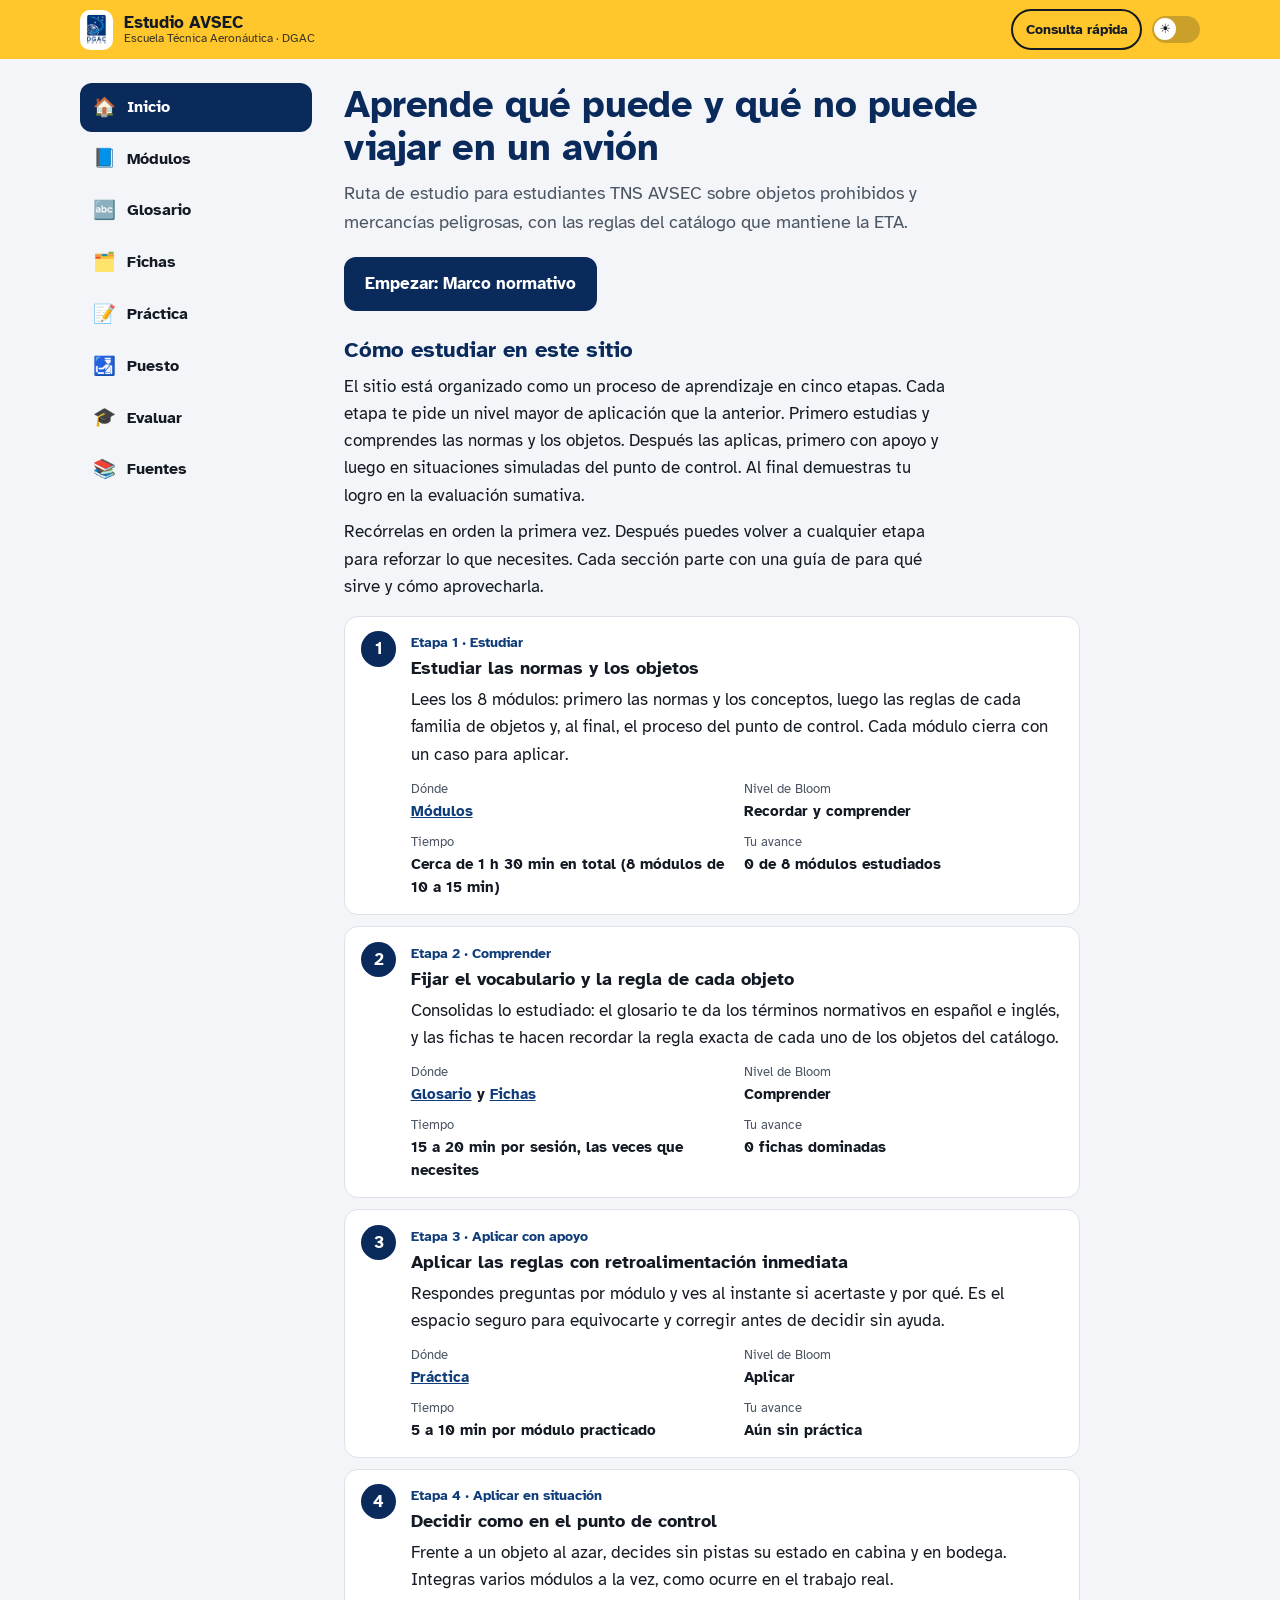
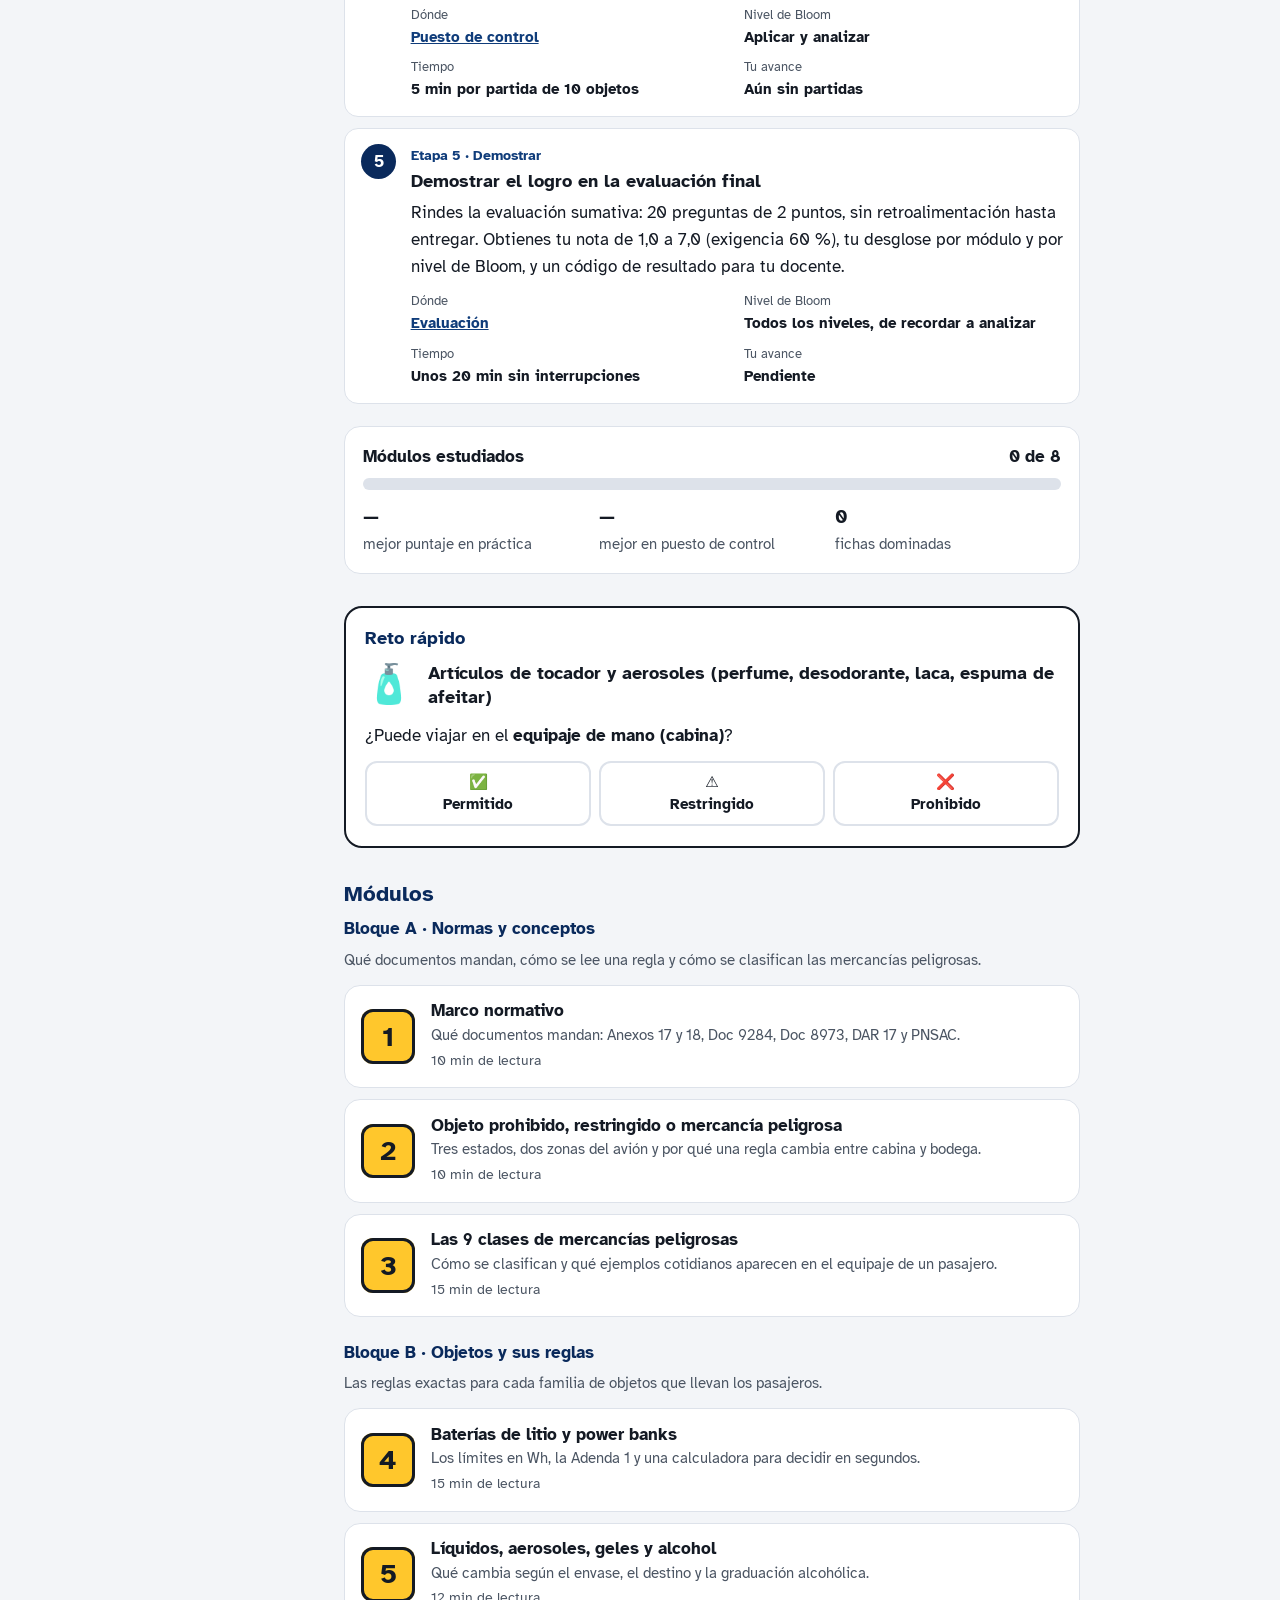
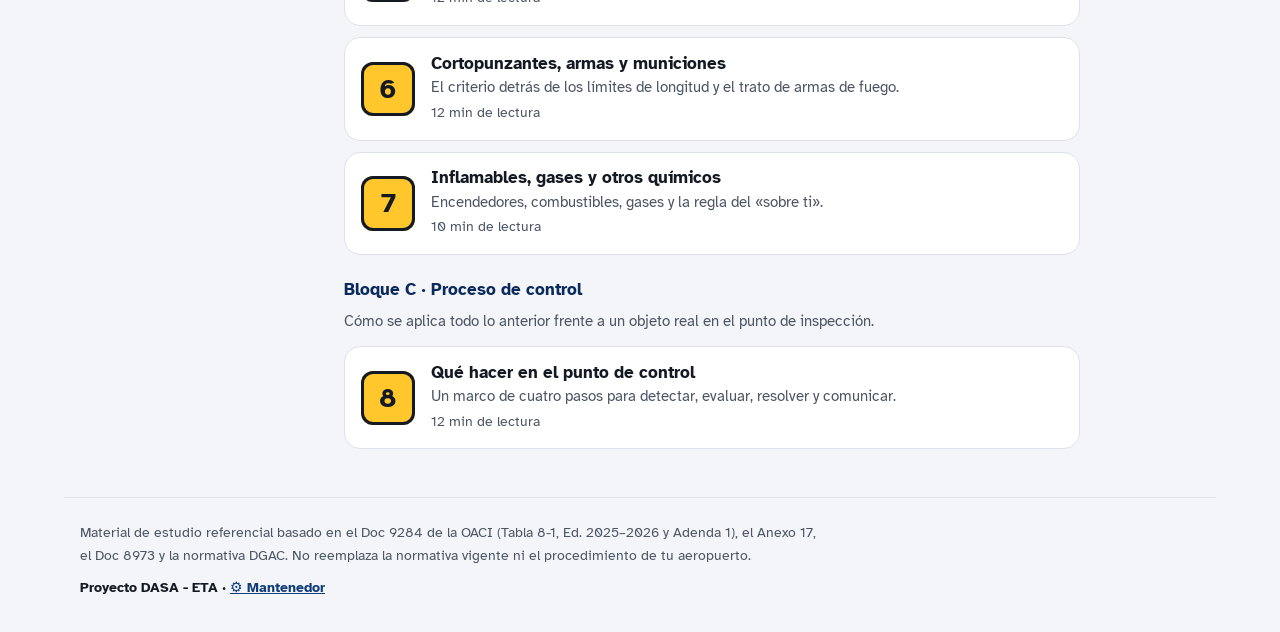
<file: index.html>
<!DOCTYPE html>
<html lang="es-CL">
<head>
  <meta charset="UTF-8">
  <meta name="viewport" content="width=device-width, initial-scale=1, viewport-fit=cover">
  <title>Estudio AVSEC · Objetos prohibidos y mercancías peligrosas</title>
  <meta name="description" content="Sitio de estudio para estudiantes TNS AVSEC: módulos, práctica, puesto de control simulado, fichas y glosario sobre objetos prohibidos y mercancías peligrosas.">
  <meta name="theme-color" content="#FFC72C">
  <meta name="apple-mobile-web-app-capable" content="yes">
  <meta name="mobile-web-app-capable" content="yes">
  <meta name="apple-mobile-web-app-title" content="Estudio AVSEC">
  <link rel="manifest" href="./manifest.json">
  <link rel="icon" href="./icon.svg" type="image/svg+xml">

  <script>
    (function () {
      try {
        var t = localStorage.getItem('tema');
        var oscuro = t === 'oscuro' || (!t && window.matchMedia('(prefers-color-scheme: dark)').matches);
        if (oscuro) document.documentElement.classList.add('dark');
      } catch (e) {}
    })();
  </script>

  <link rel="preconnect" href="https://fonts.googleapis.com">
  <link rel="preconnect" href="https://fonts.gstatic.com" crossorigin>
  <link href="https://fonts.googleapis.com/css2?family=Atkinson+Hyperlegible:ital,wght@0,400;0,700;1,400&display=swap" rel="stylesheet">
  <link rel="stylesheet" href="./estudio.css">
</head>
<body>
  <a href="#contenido" class="saltar">Saltar al contenido</a>

  <header class="barra">
    <div class="barra-in">
      <a href="#/" class="marca" aria-label="Estudio AVSEC, ir al inicio">
        <img src="./logo.png" alt="" class="logo-dgac" onerror="this.hidden=true">
        <span class="marca-texto">Estudio AVSEC<small>Escuela Técnica Aeronáutica · DGAC</small></span>
      </a>
      <div class="barra-acciones">
        <a href="./consulta.html" class="btn-barra">Consulta rápida</a>
        <button id="toggleTema" type="button" class="tema-toggle" role="switch" aria-checked="false" aria-label="Modo oscuro">
          <span class="tema-pista" aria-hidden="true"><span class="tema-perilla" id="temaPerilla">☀️</span></span>
        </button>
      </div>
    </div>
  </header>

  <div class="marco">
    <nav class="nav" id="nav" aria-label="Secciones del sitio"></nav>
    <main id="contenido" tabindex="-1"></main>
  </div>

  <footer class="pie">
    <p>Material de estudio referencial basado en el Doc 9284 de la OACI (Tabla 8-1, Ed. 2025–2026 y Adenda 1), el Anexo 17, el Doc 8973 y la normativa DGAC. No reemplaza la normativa vigente ni el procedimiento de tu aeropuerto.</p>
    <p class="pie-firma">Proyecto DASA - ETA · <a href="./admin.html">⚙️ Mantenedor</a></p>
  </footer>

  <script src="./contenido.js"></script>
  <script src="./estudio.js"></script>
</body>
</html>
</file>
<file: estudio.css>
/* =========================================================
   Estudio AVSEC · Estilos
   Concepto: señalética aeroportuaria aplicada a un cuaderno de estudio.
   La placa amarilla con número (como las de las puertas de embarque)
   identifica cada módulo. El resto es sobrio y legible.
   ========================================================= */

:root {
  --senal: #FFC72C;
  --azul: #0A2A5C;
  --azul-medio: #0F3C7A;
  --azul-claro: #9CC2FF;
  --tinta: #141A24;
  --papel: #F3F5F8;
  --superficie: #FFFFFF;
  --borde: #DDE2EA;
  --suave: #4B5563;
  --ok: #157A43;   --ok-bg: #E3F4EA;
  --no: #B8283F;   --no-bg: #FBE6E9;
  --warn: #8A5A00; --warn-bg: #FFF2D1;
  --foco: #1D4ED8;
  --titulo: var(--azul);
  --barra-bg: var(--senal);
  --barra-tx: var(--tinta);
  --nav-h: 4.1rem;
}

html.dark {
  --papel: #1B2330;
  --superficie: #262F3D;
  --borde: #344052;
  --suave: #A7B0BE;
  --tinta: #E8ECF2;
  --titulo: var(--senal);
  --ok: #6DDC9C;   --ok-bg: rgba(46,160,96,.16);
  --no: #FF8A9A;   --no-bg: rgba(209,52,75,.18);
  --warn: #FFD36B; --warn-bg: rgba(255,199,44,.13);
  --foco: var(--azul-claro);
  --barra-bg: #232C3A;
  --barra-tx: #E8ECF2;
  color-scheme: dark;
}

* { box-sizing: border-box; }

html {
  -webkit-text-size-adjust: 100%;
  -webkit-tap-highlight-color: transparent;
  scroll-padding-top: 5rem;
}

body {
  margin: 0;
  font-family: "Atkinson Hyperlegible", system-ui, -apple-system, "Segoe UI", Roboto, sans-serif;
  font-size: 1.0625rem;
  line-height: 1.6;
  background: var(--papel);
  color: var(--tinta);
  min-height: 100vh;
  display: flex;
  flex-direction: column;
}

h1, h2, h3, p, ul, ol { margin: 0; }
button { font: inherit; color: inherit; }
a { color: var(--azul-medio); }
html.dark a { color: var(--azul-claro); }

:focus-visible { outline: 3px solid var(--foco); outline-offset: 2px; border-radius: 6px; }

.saltar { position: absolute; left: -9999px; top: .5rem; z-index: 60; background: var(--azul); color: #fff; padding: .6rem 1rem; border-radius: 10px; font-weight: 700; }
.saltar:focus { left: .75rem; }
.sr-only { position: absolute; width: 1px; height: 1px; overflow: hidden; clip: rect(0 0 0 0); white-space: nowrap; }

/* ---------- Barra superior ---------- */
.barra { background: var(--barra-bg); color: var(--barra-tx); position: sticky; top: 0; z-index: 30; padding-top: env(safe-area-inset-top, 0); }
.barra-in { max-width: 72rem; margin: 0 auto; padding: .55rem 1rem; display: flex; align-items: center; justify-content: space-between; gap: .75rem; }
.marca { display: flex; align-items: center; gap: .65rem; text-decoration: none; color: inherit !important; min-width: 0; }
.logo-dgac { height: 2.5rem; width: auto; max-width: 6.5rem; object-fit: contain; padding: .25rem .4rem; background: #fff; border-radius: 10px; flex: none; }
.marca-texto { display: flex; flex-direction: column; font-weight: 700; line-height: 1.15; font-size: 1.05rem; min-width: 0; }
.marca-texto small { font-weight: 400; font-size: .75rem; opacity: .85; white-space: nowrap; overflow: hidden; text-overflow: ellipsis; }
.barra-acciones { display: flex; align-items: center; gap: .6rem; flex: none; }
.btn-barra { text-decoration: none; font-weight: 700; font-size: .9rem; padding: .45rem .8rem; border-radius: 999px; border: 2px solid currentColor; color: inherit !important; white-space: nowrap; }
.btn-barra:hover { background: rgba(10,42,92,.12); }
html.dark .btn-barra:hover { background: rgba(255,255,255,.1); }

.tema-toggle { background: none; border: 0; padding: 0; cursor: pointer; }
.tema-pista { display: block; width: 3rem; height: 1.7rem; border-radius: 999px; background: rgba(20,26,36,.22); position: relative; }
html.dark .tema-pista { background: rgba(255,255,255,.2); }
.tema-perilla { position: absolute; top: 2px; left: 2px; width: 1.4rem; height: 1.4rem; border-radius: 50%; background: #fff; display: grid; place-items: center; font-size: .8rem; transition: transform .2s; }
html.dark .tema-perilla { transform: translateX(1.3rem); }

/* ---------- Marco, navegación, contenido ---------- */
.marco { flex: 1; width: 100%; max-width: 72rem; margin: 0 auto; display: grid; grid-template-columns: 14.5rem minmax(0, 1fr); gap: 2rem; padding: 1.5rem 1rem 3rem; align-items: start; }
main { outline: none; min-width: 0; max-width: 46rem; }

.nav { position: sticky; top: 5.2rem; display: flex; flex-direction: column; gap: .2rem; }
.nav a { display: flex; align-items: center; gap: .65rem; padding: .6rem .8rem; border-radius: 12px; text-decoration: none; color: var(--tinta) !important; font-weight: 700; font-size: .98rem; }
.nav a .ico { width: 1.5rem; text-align: center; font-size: 1.15rem; }
.nav a:hover { background: var(--superficie); }
.nav a[aria-current="page"] { background: var(--azul); color: #fff !important; }
html.dark .nav a[aria-current="page"] { background: var(--senal); color: var(--tinta) !important; }
.nav-sep { height: 1px; background: var(--borde); margin: .5rem .4rem; }

@media (max-width: 900px) {
  .marco { grid-template-columns: 1fr; padding-bottom: 6rem; }
  .nav { position: fixed; z-index: 40; left: 0; right: 0; bottom: 0; top: auto; flex-direction: row; justify-content: space-around; gap: 0; padding: .3rem .25rem calc(.3rem + env(safe-area-inset-bottom, 0)); background: var(--superficie); border-top: 1px solid var(--borde); }
  .nav a { flex-direction: column; gap: 0; padding: .35rem .2rem; font-size: .72rem; flex: 1; text-align: center; border-radius: 10px; line-height: 1.2; }
  .nav a .ico { font-size: 1.3rem; }
  .nav-sep, .nav a.solo-escritorio { display: none; }
  .btn-barra { display: none; }
}
@media (max-width: 420px) { .marca-texto small { display: none; } }

/* ---------- Tipografía de contenido ---------- */
h1 { font-size: clamp(1.7rem, 4.5vw, 2.35rem); line-height: 1.15; color: var(--titulo); font-weight: 700; letter-spacing: -.01em; }
h2 { font-size: 1.35rem; line-height: 1.25; color: var(--titulo); font-weight: 700; margin-top: 2rem; margin-bottom: .6rem; }
h3 { font-size: 1.1rem; font-weight: 700; margin-bottom: .3rem; }
.lead { font-size: 1.15rem; color: var(--suave); margin-top: .6rem; max-width: 38rem; }
main p + p, main p + ul, main ul + p { margin-top: .8rem; }
main ul { padding-left: 1.2rem; }
main li { margin-top: .4rem; }
main li::marker { color: var(--azul-medio); }
html.dark main li::marker { color: var(--senal); }
.texto { max-width: 38rem; }

/* ---------- Botones ---------- */
.btn { display: inline-flex; align-items: center; justify-content: center; gap: .5rem; padding: .7rem 1.2rem; border-radius: 12px; border: 2px solid var(--azul); background: var(--superficie); color: var(--azul) !important; font-weight: 700; cursor: pointer; text-decoration: none; min-height: 2.9rem; }
.btn:hover { background: var(--papel); }
.btn-primario { background: var(--azul); color: #fff !important; }
.btn-primario:hover { background: var(--azul-medio); }
html.dark .btn { border-color: var(--senal); color: var(--senal) !important; }
html.dark .btn-primario { background: var(--senal); color: var(--tinta) !important; }
html.dark .btn-primario:hover { background: #ffd35a; }
.btn[disabled] { opacity: .5; cursor: not-allowed; }
.fila-btn { display: flex; flex-wrap: wrap; gap: .6rem; margin-top: 1.2rem; }

/* ---------- Placa de módulo (señal de puerta) ---------- */
.placa { flex: none; width: 3.4rem; height: 3.4rem; border-radius: 12px; background: var(--senal); color: var(--tinta); display: grid; place-items: center; font-weight: 700; font-size: 1.75rem; line-height: 1; box-shadow: inset 0 0 0 3px var(--tinta); }
.placa-grande { width: 4.6rem; height: 4.6rem; font-size: 2.4rem; border-radius: 16px; }

/* ---------- Inicio ---------- */
.portada { padding-bottom: .5rem; }
.progreso-global { margin-top: 1.4rem; background: var(--superficie); border: 1px solid var(--borde); border-radius: 16px; padding: 1rem 1.1rem; }
.progreso-global .fila { display: flex; justify-content: space-between; gap: 1rem; font-weight: 700; }
.barra-prog { height: .7rem; background: var(--borde); border-radius: 999px; overflow: hidden; margin-top: .5rem; }
.barra-prog > i { display: block; height: 100%; background: var(--ok); border-radius: 999px; transition: width .3s; }
.stats { display: grid; grid-template-columns: repeat(3, 1fr); gap: .6rem; margin-top: .8rem; font-size: .92rem; color: var(--suave); }
.stats strong { display: block; color: var(--tinta); font-size: 1.2rem; }

.reto { margin-top: 1.5rem; background: var(--superficie); border: 2px solid var(--tinta); border-radius: 18px; padding: 1.2rem; }
html.dark .reto { border-color: var(--senal); }
.reto h2 { margin-top: 0; font-size: 1.1rem; }
.reto-objeto { display: flex; align-items: center; gap: .9rem; margin: .8rem 0; }
.reto-objeto .icono { font-size: 2.4rem; line-height: 1; width: 3rem; text-align: center; }
.reto-objeto .icono svg { width: 2.4rem; height: 2.4rem; }
.reto-objeto strong { font-size: 1.15rem; line-height: 1.3; }

.lista-modulos { list-style: none; padding: 0 !important; display: grid; gap: .7rem; }
.lista-modulos li { margin: 0; }
.tarjeta-mod { display: flex; align-items: center; gap: 1rem; padding: .9rem 1rem; background: var(--superficie); border: 1px solid var(--borde); border-radius: 16px; text-decoration: none; color: var(--tinta) !important; }
.tarjeta-mod:hover { border-color: var(--azul-medio); }
html.dark .tarjeta-mod:hover { border-color: var(--senal); }
.tarjeta-mod .cuerpo { flex: 1; min-width: 0; }
.tarjeta-mod strong { display: block; line-height: 1.3; }
.tarjeta-mod span.res { display: block; font-size: .93rem; color: var(--suave); margin-top: .15rem; line-height: 1.4; }
.tarjeta-mod .meta { font-size: .85rem; color: var(--suave); margin-top: .25rem; }
.visto { font-weight: 700; color: var(--ok); white-space: nowrap; font-size: .9rem; }

/* ---------- Módulo ---------- */
.cab-mod { display: flex; gap: 1.1rem; align-items: center; }
.migas { font-size: .92rem; margin-bottom: 1rem; }
.migas a { font-weight: 700; }
.objetivos { margin-top: 1.4rem; background: var(--superficie); border: 1px solid var(--borde); border-left: 6px solid var(--senal); border-radius: 14px; padding: 1rem 1.2rem; }
.objetivos h2 { margin: 0 0 .3rem; font-size: 1.05rem; }

.callout { margin-top: 1.2rem; padding: 1rem 1.2rem; border-radius: 14px; border: 1px solid; }
.callout h3 { margin-bottom: .25rem; }
.callout.info { background: var(--superficie); border-color: var(--borde); border-left: 6px solid var(--azul-medio); }
.callout.alerta { background: var(--warn-bg); border-color: var(--warn); color: var(--tinta); }
.callout.clave { background: var(--ok-bg); border-color: var(--ok); }

.tabla-caja { margin-top: 1rem; overflow-x: auto; border: 1px solid var(--borde); border-radius: 14px; background: var(--superficie); }
table { border-collapse: collapse; width: 100%; font-size: .98rem; }
th, td { text-align: left; padding: .65rem .9rem; vertical-align: top; border-bottom: 1px solid var(--borde); line-height: 1.45; }
th { background: var(--papel); font-weight: 700; }
tr:last-child td { border-bottom: 0; }

.pasos { list-style: none; padding: 0 !important; margin-top: 1rem; display: grid; gap: .7rem; counter-reset: paso; }
.pasos > li { margin: 0; display: flex; gap: .9rem; background: var(--superficie); border: 1px solid var(--borde); border-radius: 14px; padding: .9rem 1rem; counter-increment: paso; }
.pasos > li::before { content: counter(paso); flex: none; width: 2.2rem; height: 2.2rem; border-radius: 50%; background: var(--azul); color: #fff; display: grid; place-items: center; font-weight: 700; }
html.dark .pasos > li::before { background: var(--senal); color: var(--tinta); }

/* Elementos del catálogo */
.items { margin-top: 1.2rem; }
.items > h3 { margin-bottom: .5rem; }
.items-lista { list-style: none; padding: 0 !important; display: grid; gap: .6rem; }
.item-cat { margin: 0 !important; display: flex; gap: .85rem; padding: .85rem 1rem; background: var(--superficie); border: 1px solid var(--borde); border-radius: 14px; }
.item-cat .icono { font-size: 1.7rem; line-height: 1.2; width: 2.2rem; text-align: center; flex: none; }
.item-cat .icono svg { width: 1.7rem; height: 1.7rem; }
.item-cat strong { display: block; line-height: 1.3; }
.estados { display: flex; flex-wrap: wrap; gap: .4rem; margin-top: .4rem; }
.est { display: inline-flex; align-items: center; gap: .3rem; padding: .15rem .6rem; border-radius: 999px; font-size: .88rem; font-weight: 700; }
.est.permitido { background: var(--ok-bg); color: var(--ok); }
.est.restringido { background: var(--warn-bg); color: var(--warn); }
.est.prohibido { background: var(--no-bg); color: var(--no); }
.item-cat .limite { font-size: .95rem; color: var(--suave); margin-top: .4rem; line-height: 1.45; }

/* Rombos de clases */
.clases { margin-top: 1.2rem; }
.rombos { list-style: none; padding: 0 !important; display: grid; grid-template-columns: repeat(auto-fill, minmax(5.2rem, 1fr)); gap: .3rem .5rem; }
.rombos li { margin: 0; }
.rombo { position: relative; width: 100%; aspect-ratio: 1; background: none; border: 0; padding: 0; cursor: pointer; display: grid; place-items: center; }
.rombo .forma { position: absolute; inset: 14%; transform: rotate(45deg); border-radius: 6px; border: 2.5px solid var(--tinta); }
html.dark .rombo .forma { border-color: #E8ECF2; }
.rombo .n { position: relative; font-weight: 700; font-size: 1.5rem; z-index: 1; text-shadow: 0 0 3px rgba(255,255,255,.6); }
.rombo[aria-pressed="true"] .forma { outline: 3px solid var(--foco); outline-offset: 3px; }
.clase-detalle { margin-top: .8rem; padding: 1rem 1.2rem; border-radius: 14px; background: var(--superficie); border: 1px solid var(--borde); min-height: 8rem; }
.clase-detalle h3 { margin-bottom: .3rem; }

/* Calculadora */
.calc { margin-top: 1rem; padding: 1.1rem 1.2rem; background: var(--superficie); border: 1px solid var(--borde); border-radius: 16px; }
.calc-campos { display: grid; grid-template-columns: 1fr 1fr; gap: .8rem; }
.calc label { display: block; font-weight: 700; font-size: .95rem; margin-bottom: .25rem; }
.calc input { width: 100%; padding: .65rem .8rem; font: inherit; border-radius: 10px; border: 2px solid var(--borde); background: var(--papel); color: var(--tinta); min-height: 2.9rem; }
.calc-res { margin-top: 1rem; padding: .9rem 1rem; border-radius: 12px; border: 1px solid; }
.calc-res .wh { font-size: 1.6rem; font-weight: 700; line-height: 1.2; }
.calc-res.ok { background: var(--ok-bg); border-color: var(--ok); }
.calc-res.warn { background: var(--warn-bg); border-color: var(--warn); }
.calc-res.no { background: var(--no-bg); border-color: var(--no); }
.calc-res.vacio { background: var(--papel); border-color: var(--borde); color: var(--suave); }

.clave-lista { margin-top: 2rem; padding: 1.1rem 1.3rem; background: var(--azul); color: #fff; border-radius: 16px; }
.clave-lista h2 { color: var(--senal); margin: 0 0 .3rem; font-size: 1.1rem; }
.clave-lista li::marker { color: var(--senal); }
html.dark .clave-lista { background: #0f1b2e; border: 1px solid var(--borde); }

.mod-pie { display: flex; flex-wrap: wrap; gap: .6rem; margin-top: 1.6rem; align-items: center; }
.mod-nav { display: flex; justify-content: space-between; gap: .6rem; margin-top: 1.4rem; flex-wrap: wrap; }

/* ---------- Práctica, puesto de control ---------- */
.selector { margin-top: 1.4rem; display: grid; gap: .6rem; }
.opc-modo { display: flex; gap: .9rem; align-items: center; text-align: left; width: 100%; padding: .9rem 1rem; background: var(--superficie); border: 1px solid var(--borde); border-radius: 14px; cursor: pointer; }
.opc-modo:hover { border-color: var(--azul-medio); }
html.dark .opc-modo:hover { border-color: var(--senal); }
.opc-modo small { display: block; color: var(--suave); font-size: .9rem; line-height: 1.35; }
.opc-modo .mejor { margin-left: auto; font-weight: 700; color: var(--ok); font-size: .88rem; white-space: nowrap; }

.cabecera-juego { display: flex; justify-content: space-between; align-items: center; gap: 1rem; font-weight: 700; }
.pregunta { margin-top: 1rem; font-size: 1.3rem; line-height: 1.35; font-weight: 700; color: var(--titulo); }
.opciones { margin-top: 1rem; display: grid; gap: .55rem; }
.opcion { text-align: left; width: 100%; padding: .8rem 1rem; border-radius: 12px; border: 2px solid var(--borde); background: var(--superficie); cursor: pointer; line-height: 1.4; display: flex; gap: .7rem; align-items: baseline; }
.opcion:hover:not([disabled]) { border-color: var(--azul-medio); }
.opcion .letra { font-weight: 700; flex: none; }
.opcion.correcta { border-color: var(--ok); background: var(--ok-bg); }
.opcion.incorrecta { border-color: var(--no); background: var(--no-bg); }
.opcion[disabled] { cursor: default; }
.retro { margin-top: 1rem; padding: .9rem 1.1rem; border-radius: 12px; border: 1px solid var(--borde); background: var(--superficie); }
.retro.bien { border-left: 6px solid var(--ok); }
.retro.mal { border-left: 6px solid var(--no); }
.retro strong { display: block; }

.resultado { margin-top: 1.2rem; text-align: left; }
.puntaje { font-size: 3rem; font-weight: 700; line-height: 1; color: var(--titulo); }
.repaso { list-style: none; padding: 0 !important; margin-top: .8rem; display: grid; gap: .5rem; }
.repaso li { margin: 0; padding: .7rem .9rem; border-radius: 12px; background: var(--superficie); border: 1px solid var(--borde); font-size: .98rem; }

.zona-puesto { margin-top: 1rem; display: grid; gap: 1rem; }
.zona-puesto fieldset { border: 1px solid var(--borde); border-radius: 14px; padding: .7rem .9rem .9rem; background: var(--superficie); margin: 0; }
.zona-puesto legend { font-weight: 700; padding: 0 .4rem; }
.tres { display: grid; grid-template-columns: repeat(3, 1fr); gap: .5rem; margin-top: .3rem; }
.tres .opcion { padding: .6rem .4rem; justify-content: center; text-align: center; flex-direction: column; align-items: center; gap: 0; font-size: .95rem; font-weight: 700; }
.tres .opcion[aria-pressed="true"] { border-color: var(--azul-medio); box-shadow: inset 0 0 0 2px var(--azul-medio); }
html.dark .tres .opcion[aria-pressed="true"] { border-color: var(--senal); box-shadow: inset 0 0 0 2px var(--senal); }
.tres .opcion.correcta[aria-pressed], .tres .opcion.incorrecta[aria-pressed] { box-shadow: none; }

.filtro-cat { margin-top: 1rem; }
.filtro-cat select { padding: .6rem .8rem; font: inherit; border-radius: 10px; border: 2px solid var(--borde); background: var(--superficie); color: var(--tinta); min-height: 2.9rem; max-width: 100%; }

/* ---------- Fichas ---------- */
.ficha { margin-top: 1rem; background: var(--superficie); border: 2px solid var(--tinta); border-radius: 20px; padding: 1.4rem; min-height: 15rem; display: flex; flex-direction: column; justify-content: center; }
html.dark .ficha { border-color: var(--senal); }
.ficha .frente { text-align: center; }
.ficha .frente .icono { font-size: 3.4rem; line-height: 1.1; }
.ficha .frente .icono svg { width: 3.4rem; height: 3.4rem; }
.ficha .frente strong { display: block; font-size: 1.3rem; margin-top: .5rem; line-height: 1.3; }
.ficha .dorso small { color: var(--suave); display: block; margin-top: .6rem; line-height: 1.4; }

/* ---------- Glosario ---------- */
.buscar { margin-top: 1.2rem; }
.buscar input { width: 100%; padding: .75rem 1rem; font: inherit; border-radius: 12px; border: 2px solid var(--borde); background: var(--superficie); color: var(--tinta); min-height: 3rem; }
.glosario { margin-top: 1rem; display: grid; gap: .6rem; padding: 0 !important; list-style: none; }
.glosario li { margin: 0; padding: .8rem 1rem; background: var(--superficie); border: 1px solid var(--borde); border-radius: 14px; }
.glosario .en { color: var(--suave); font-style: italic; font-weight: 400; }
.vacio { margin-top: 1.5rem; padding: 1.2rem; background: var(--superficie); border: 1px dashed var(--borde); border-radius: 14px; color: var(--suave); }

/* ---------- Fuentes ---------- */
.fuentes dt { font-weight: 700; margin-top: 1rem; }
.fuentes dd { margin: .2rem 0 0; color: var(--suave); }

/* ---------- Pie ---------- */
.pie { border-top: 1px solid var(--borde); padding: 1.4rem 1rem 6.5rem; max-width: 72rem; margin: 0 auto; width: 100%; font-size: .9rem; color: var(--suave); }
.pie p { max-width: 46rem; }
.pie-firma { margin-top: .6rem; font-weight: 700; color: var(--tinta); }
@media (min-width: 901px) { .pie { padding-bottom: 2rem; } }

@media (max-width: 520px) {
  body { font-size: 1rem; }
  .calc-campos { grid-template-columns: 1fr; }
  .cab-mod { flex-direction: column; align-items: flex-start; }
}

@media (prefers-reduced-motion: reduce) {
  * { transition: none !important; scroll-behavior: auto !important; }
}

@media print {
  .barra, .nav, .pie, .mod-nav, .mod-pie, .btn { display: none !important; }
  .marco { display: block; padding: 0; }
  body { background: #fff; color: #000; }
}

/* Títulos enfocados por programa (no por teclado): sin anillo */
h1:focus:not(:focus-visible), h1[tabindex="-1"]:focus { outline: none; }
/* Número legible sobre fondos con franjas */
.rombo .n.cir { background: #fff; color: #141A24 !important; border-radius: 50%; width: 1.9rem; height: 1.9rem; display: grid; place-items: center; font-size: 1.15rem; text-shadow: none; box-shadow: 0 0 0 2px #141A24; }

/* Opción elegida (evaluación, sin mostrar si es correcta) */
.opciones .opcion[aria-pressed="true"] { border-color: var(--azul-medio); box-shadow: inset 0 0 0 2px var(--azul-medio); background: var(--superficie); }
html.dark .opciones .opcion[aria-pressed="true"] { border-color: var(--senal); box-shadow: inset 0 0 0 2px var(--senal); }
@media (max-width: 900px) { .nav a { font-size: .68rem; } }
@media print { .calc textarea { border: 1px solid #000 !important; background: #fff !important; color: #000 !important; } }

/* Ruta de navegación del inicio */
.ruta { margin-top: 1.6rem; }
.ruta h2 { margin-top: 0; }
.ruta .pasos h3 { margin-bottom: .2rem; }
.ruta .pasos p + p { margin-top: .4rem; }
.ruta-lista { margin-top: .4rem; padding-left: 1.1rem !important; }
.ruta-lista li { margin-top: .25rem; }
.ruta-lista a, .ruta .pasos a { font-weight: 700; }
.ruta-estado { font-size: .92rem; color: var(--suave); font-weight: 700; }
.pasos > li > div { flex: 1; min-width: 0; overflow-wrap: break-word; }
@media (max-width: 520px) {
  .tabla-caja table { font-size: .88rem; }
  .tabla-caja th, .tabla-caja td { padding: .5rem .55rem; }
}

/* Etapas del recorrido */
.etapa-sup { font-size: .9rem; font-weight: 700; color: var(--azul-medio); }
html.dark .etapa-sup { color: var(--senal); }
.etapas h3 { font-size: 1.12rem; }
.etapa-datos { margin: .7rem 0 0; display: grid; grid-template-columns: repeat(2, minmax(0, 1fr)); gap: .5rem .9rem; font-size: .92rem; }
.etapa-datos dt { color: var(--suave); font-size: .82rem; }
.etapa-datos dd { margin: 0; font-weight: 700; }
@media (max-width: 520px) { .etapa-datos { grid-template-columns: 1fr; } }

/* Guía de cada sección */
.guia { margin-top: 1.1rem; background: var(--superficie); border: 1px solid var(--borde); border-left: 6px solid var(--azul-medio); border-radius: 14px; }
html.dark .guia { border-left-color: var(--senal); }
.guia > summary { cursor: pointer; padding: .9rem 1.1rem; display: flex; flex-direction: column; gap: .1rem; list-style: none; }
.guia > summary::-webkit-details-marker { display: none; }
.guia > summary::after { content: 'Ocultar guía'; font-size: .85rem; font-weight: 700; color: var(--azul-medio); margin-top: .2rem; }
html.dark .guia > summary::after { color: var(--senal); }
.guia:not([open]) > summary::after { content: 'Ver la guía'; }
.guia-etapa { font-size: .88rem; font-weight: 700; color: var(--suave); }
.guia-tit { font-size: 1.12rem; font-weight: 700; color: var(--titulo); }
.guia-cuerpo { padding: 0 1.1rem 1rem; }
.guia-grid { display: grid; grid-template-columns: 1fr 1fr; gap: 1rem; margin-top: .9rem; }
.guia-grid h3 { font-size: 1rem; }
.guia-grid ul { margin-top: .2rem; }
.guia-logro { margin-top: .9rem; padding: .7rem .9rem; border-radius: 10px; background: var(--ok-bg); }
.guia-meta { margin-top: .6rem; font-size: .88rem; color: var(--suave); }
@media (max-width: 700px) { .guia-grid { grid-template-columns: 1fr; } }
.paso-etapa { margin-top: 2rem; padding-top: 1.2rem; border-top: 1px solid var(--borde); }

/* Módulos agrupados por bloque */
.bloque-mod + .bloque-mod { margin-top: 1.4rem; }
.bloque-mod h3 { font-size: 1.05rem; color: var(--titulo); }
.bloque-desc { color: var(--suave); font-size: .95rem; margin-bottom: .6rem !important; }

/* Propósito y caso en cada módulo */
.proposito { margin-top: 1.4rem; }
.proposito h2 { margin-top: 0; }
.proposito h3 { margin-top: .9rem; }
.caso { margin-top: 1.6rem; padding: 1.1rem 1.2rem; background: var(--superficie); border: 2px solid var(--tinta); border-radius: 16px; }
html.dark .caso { border-color: var(--senal); }
.caso h2 { margin-top: 0; }
.caso-indic { font-size: .92rem; color: var(--suave); }
.caso details { margin-top: .7rem; }
.caso summary { cursor: pointer; font-weight: 700; color: var(--azul-medio); padding: .4rem 0; }
html.dark .caso summary { color: var(--senal); }
.caso details p { margin-top: .4rem; padding: .8rem 1rem; border-radius: 10px; background: var(--ok-bg); }
</file>
